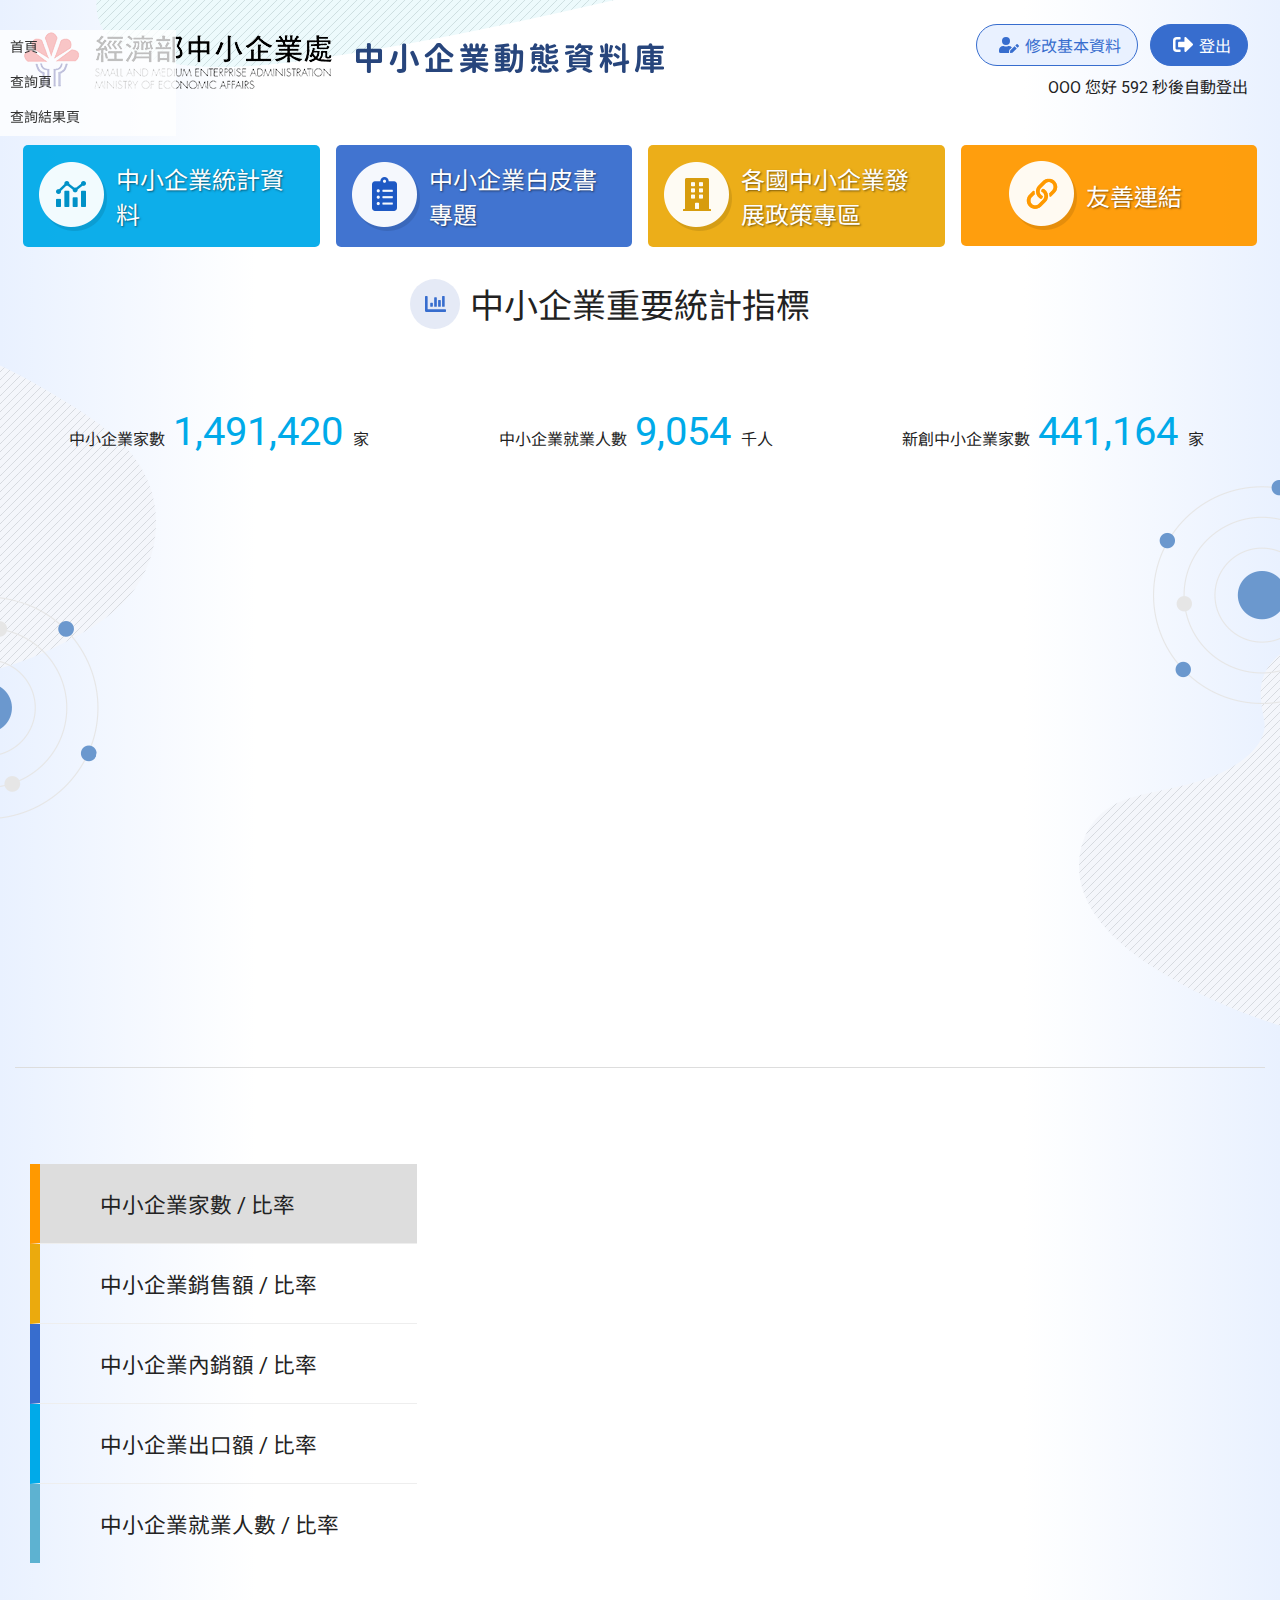
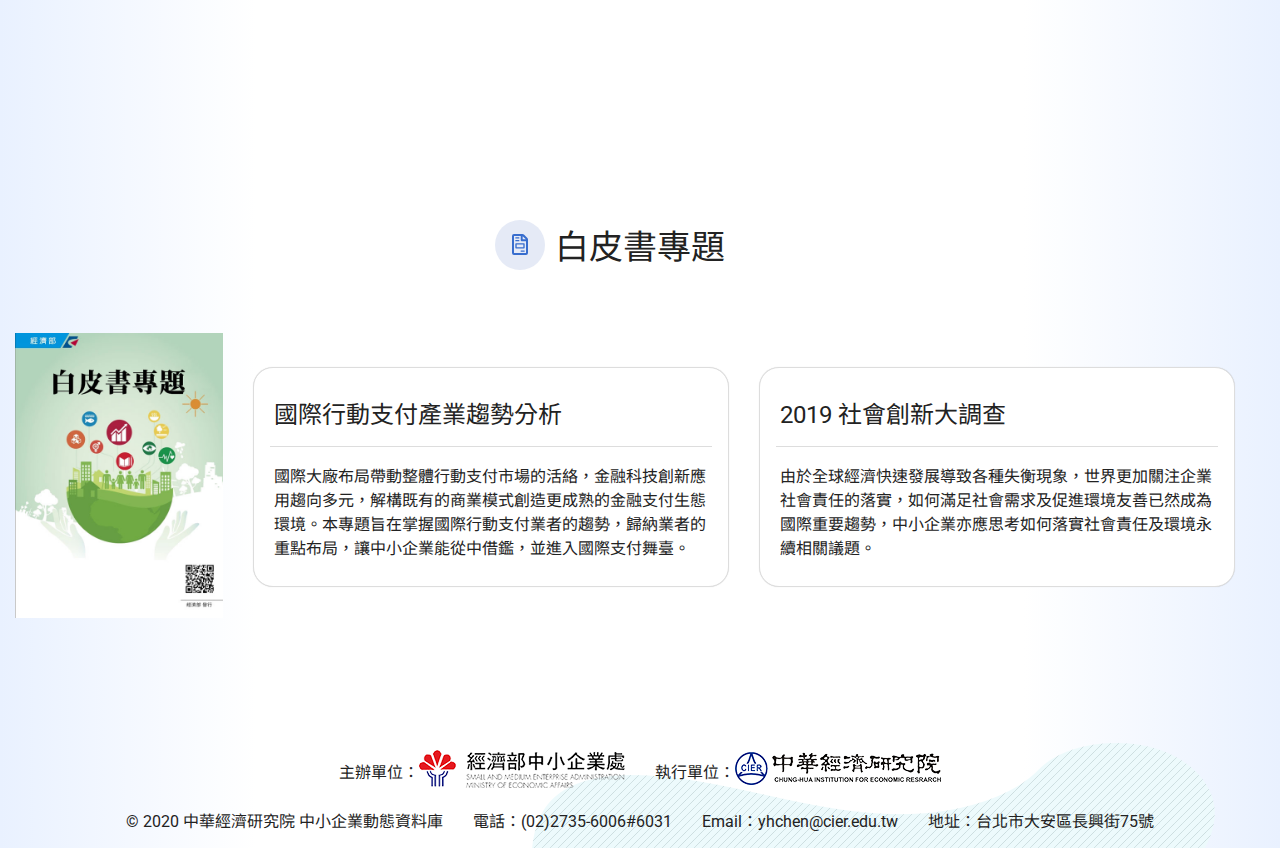
<file: index.html>
<!doctype html>
<html lang="zh-Hant-TW">

<head>
	<meta charset="utf-8">
	<meta http-equiv="x-ua-compatible" content="IE=edge, chrome=1">
	<meta name="viewport" content="width=device-width, initial-scale=1, shrink-to-fit=no">
	<title>首頁 - 中小企業動態資料庫</title>
	<link rel="stylesheet" href="layout/tw/css/_reset.css">
	<link rel="stylesheet" href="layout/tw/css/_include.css">
	<link rel="stylesheet" href="layout/tw/css/_bootstrap-grid.css">
	<link rel="stylesheet" href="layout/tw/css/index.css">
	<link rel="stylesheet" href="https://cdnjs.cloudflare.com/ajax/libs/animate.css/3.4.0/animate.css">
</head>

<body>
	<!-- header -->
	<header>
		<div class="logo">
			<h1>
				<a href="index.html" title="經濟部中小企業處中小企業動態資料庫">
					<img src="layout/tw/images/logo.png" alt="經濟部中小企業處中小企業動態資料庫">
					<img src="layout/tw/images/main-title.svg" alt="經濟部中小企業處中小企業動態資料庫">
				</a>
			</h1>
		</div>
		<div class="login">
			<div class="btn">
				<button>修改基本資料</button>
				<button>登出</button>
			</div>
			<p class="login_info">
				OOO 您好
				592 秒後自動登出
			</p>
		</div>
		<nav id="Menu">
			<div class="container">
				<ul>
					<li>
						<a href="#" title="中小企業統計資料">
							<p class="Nav01">
								<img src="layout/tw/images/icon-main-nav-01.png" alt="中小企業統計資料">
								<span>中小企業統計資料</span>
							</p>
						</a>
					</li>
					<li>
						<a href="#" title="中小企業白皮書專題">
							<p class="Nav02">
								<img src="layout/tw/images/icon-main-nav-02.png" alt="中小企業白皮書專題">
								<span>中小企業白皮書專題</span>
							</p>
						</a>
					</li>
					<li>
						<a href="#" title="各國中小企業發展政策專區">
							<p class="Nav03">
								<img src="layout/tw/images/icon-main-nav-03.png" alt="各國中小企業發展政策專區">
								<span>各國中小企業發展政策專區</span>
							</p>
						</a>
					</li>
					<li>
						<a href="#" title="友善連結">
							<p class="Nav04">
								<img src="layout/tw/images/icon-main-nav-04.png" alt="友善連結">
								<span>友善連結</span>
							</p>
						</a>
					</li>
				</ul>
			</div>
		</nav>
	</header>
	<!-- container -->
	<section class="container">
		<!-- 審核區塊 暫時隱藏 -->
		<div class="audit" hidden>
			<ul class="row col-lg-7">
				<li class="col-md-3 col-6">
					<p>
						<a href="" title="交件提醒"><img src="layout/tw/images/icon-doc01.svg" alt="交件提醒"></a>
						<span>3</span>
					</p>
					<p>交件提醒</p>
				</li>
				<li class="col-md-3 col-6">
					<p>
						<a href="" title="退件"><img src="layout/tw/images/icon-doc02.svg" alt="退件"></a>
						<span>1</span>
					</p>
					<p>退件</p>
				</li>
				<li class="col-md-3 col-6">
					<p>
						<a href="" title="審核中"><img src="layout/tw/images/icon-doc03.svg" alt="審核中"></a>
						<span>5</span>
					</p>
					<p>審核中</p>
				</li>
				<li class="col-md-3 col-6">
					<p>
						<a href="" title="已通過"><img src="layout/tw/images/icon-doc04.svg" alt="已通過"></a>
						<span>16</span>
					</p>
					<p>已通過</p>
				</li>
			</ul>
		</div>
		<!-- 重要統計指標 -->
		<div class="statistical">
			<div class="title">
				<h2><span>中小企業重要統計指標</span></h2>
			</div>
			<!-- 圓餅圖 -->
			<div class="row pieChart">
				<div class="col-md">
					<div class="title">
						<h5><span>中小企業家數</span><span class="Number">1,491,420 <span>家</span></span></h5>
					</div>
					<div id="pieChart01" class="pie"></div>
				</div>
				<div class="col-md">
					<div class="title">
						<h5><span>中小企業就業人數</span><span class="Number">9,054 <span>千人</span></span></h5>
					</div>
					<div id="pieChart02" class="pie"></div>
				</div>
				<div class="col-md">
					<div class="title">
						<h5><span>新創中小企業家數</span><span class="Number">441,164 <span>家</span></span></h5>
					</div>
					<div id="pieChart03" class="pie"></div>
				</div>
			</div>
			<!-- 長條圖 -->

			<div class="row tabs-wrapper">
				<!-- 長條圖標籤 -->
				<div id="horizontalTab" class="col-lg-4">
					<ul class="tab-nav">
						<li>
							<a href="#tab-1" class="tab-1">中小企業家數 / 比率</a>
						</li>
						<li>
							<a href="#tab-2" class="tab-2">中小企業銷售額 / 比率</a>
						</li>
						<li>
							<a href="#tab-3" class="tab-3">中小企業內銷額 / 比率</a>
						</li>
						<li>
							<a href="#tab-4" class="tab-4">中小企業出口額 / 比率</a>
						</li>
						<li>
							<a href="#tab-5" class="tab-5">中小企業就業人數 / 比率</a>
						</li>
					</ul>
				</div>
				<!-- 標籤內容 -->
				<div class="col-lg target-tabs">
					<div id="tab-1" class="tab-content">
						<div id="barGraph01" class="content-bar"></div>
					</div>
					<div id="tab-2" class="tab-content">
						<div id="barGraph02" class="content-bar"></div>
					</div>
					<div id="tab-3" class="tab-content">
						<div id="barGraph03" class="content-bar"></div>
					</div>
					<div id="tab-4" class="tab-content">
						<div id="barGraph04" class="content-bar"></div>
					</div>
					<div id="tab-5" class="tab-content">
						<div id="barGraph05" class="content-bar"></div>
					</div>
				</div>
			</div>
		</div>
		<!-- 白皮書專區 -->
		<div class="whiteBook">
			<div class="title">
				<h2><span>白皮書專題</span></h2>
			</div>
			<div class="row content">
				<div class="col-lg-2 col-md-4 col-6 img"><img src="layout/img-whitebook-01.jpg" alt=""></div>
				<div class="row col-md">
					<div class="col-lg">
						<div class="whitePaper">
							<h3><a href="#" title="國際行動支付產業趨勢分析">國際行動支付產業趨勢分析</a></h3>
							<p>國際大廠布局帶動整體行動支付市場的活絡，金融科技創新應用趨向多元，解構既有的商業模式創造更成熟的金融支付生態環境。本專題旨在掌握國際行動支付業者的趨勢，歸納業者的重點布局，讓中小企業能從中借鑑，並進入國際支付舞臺。</p>
						</div>
					</div>
					<div class="col-lg">
						<div class="whitePaper">
							<h3><a href="#" title="2019 社會創新大調查">2019 社會創新大調查</a></h3>
							<p>由於全球經濟快速發展導致各種失衡現象，世界更加關注企業社會責任的落實，如何滿足社會需求及促進環境友善已然成為國際重要趨勢，中小企業亦應思考如何落實社會責任及環境永續相關議題。</p>
						</div>
					</div>
				</div>
			</div>
		</div>
	</section>
	<!-- footer -->
	<footer>
		<div class="container">
			<div class="row unit">
				<div class="col-md-auto">
					<span>主辦單位：</span><a href="" title="經濟部中小企業處"><img src="layout/tw/images/logo-ft.png" alt="經濟部中小企業處"></a>
				</div>
				<div class="col-md-auto">
					<span>執行單位：</span><a href="" title="中華經濟研究院"><img src="layout/tw/images/logo-organizer.png" alt="中華經濟研究院"></a>
				</div>
			</div>
			<ul class="row contact">
				<li class="col-md-auto">&copy; 2020 中華經濟研究院 中小企業動態資料庫</li>
				<li class="col-md-auto">電話：(02)2735-6006#6031</li>
				<li class="col-md-auto">Email：yhchen@cier.edu.tw</li>
				<li class="col-md-auto">地址：台北市大安區長興街75號</li>
			</ul>
		</div>
	</footer>
	<script src="js/jquery-1.8.1.min.js" type="text/javascript"></script>
	<script src="js/index.js"></script>
	<script src="js/jquery.responsiveTabs.js"></script>
	<script src="https://cdn.amcharts.com/lib/4/core.js"></script>
	<script src="https://cdn.amcharts.com/lib/4/charts.js"></script>
	<script src="https://cdn.amcharts.com/lib/4/themes/kelly.js"></script>
	<script src="https://cdn.amcharts.com/lib/4/themes/animated.js"></script>
	<!-- Chart code -->
	<script src="js/bars.js"></script>
	<script src="js/pie.js"></script>

	<!-- 校稿用 -->
	<!--下列css及網頁大集合連結為測試資料,套程式時請刪除-->
	<link href="demo/style.css" rel="stylesheet" type="text/css" />
	<div class="ifun_text_menu">
		<ul>
			<li><a href="">Menu</a>
				<ul>
					<li><a href="index.html">首頁</a></li>
					<li><a href="search.html">查詢頁</a></li>
					<li><a href="search-rule.html">查詢結果頁</a></li>
				</ul>
			</li>
		</ul>
	</div>
</body>

</html>
</file>
<file: layout/tw/css/_include.css>
@import url("https://fonts.googleapis.com/css?family=Noto+Sans+TC:300,400,500,700&display=swap");
@import url("https://fonts.googleapis.com/css?family=Noto+Serif+TC:300,400,500,700&display=swap");
@import url("https://fonts.googleapis.com/css?family=Noto+Sans+SC:300,400,500,700&display=swap");
@import url("https://fonts.googleapis.com/css?family=Noto+Sans+SC:300,400,500,700&display=swap");
@import url("https://fonts.googleapis.com/css?family=Noto+Sans+JP:300,400,500,700&display=swap");
@import url("https://fonts.googleapis.com/css?family=Noto+Serif+JP:300,400,500,700&display=swap");
@import url("https://fonts.googleapis.com/css?family=Roboto:300,400,500,700&display=swap");
@import url("https://fonts.googleapis.com/css?family=Raleway:300,400,500,700&display=swap");
</file>
<file: layout/tw/css/index.css>
@charset "UTF-8";
/* Orange's web template v2.1 */
a {
  -webkit-transition: all 0.3s ease-in-out;
  -moz-transition: all 0.3s ease-in-out;
  -ms-transition: all 0.3s ease-in-out;
  -o-transition: all 0.3s ease-in-out;
  color: #222; }
  a:hover {
    color: #006f98; }
  a:active {
    color: #81a3e0; }

h5 {
  font-size: 1rem;
  color: #222; }

h4 {
  font-size: 1.25rem;
  color: #222; }

h3 {
  font-size: 1.5rem;
  color: #222; }

h2 {
  font-size: 1.75rem;
  color: #222; }

h1 {
  font-size: 2rem;
  color: #222; }

h1 {
  font-weight: 700; }

h2, h3, h4, h5 {
  font-weight: 400; }

/*全域設定, 字型, 尺寸, 背景 */
html {
  width: 100%;
  height: 100%;
  font-size: 16px; }
  html body {
    background: linear-gradient(to right, #e9f1ff, #fff 20%, #fff 80%, #e9f1ff);
    font-family: "Roboto", "Noto Sans TC", sans-serif;
    font-size: 1rem;
    color: #222;
    position: relative; }
    html body::before {
      position: absolute;
      left: 0;
      top: 22.8125rem;
      content: "";
      width: 165px;
      height: 455px;
      background: url("../images/bg-body-l.png") left top no-repeat; }
    html body::after {
      position: absolute;
      right: 0;
      top: 30rem;
      content: "";
      width: 201px;
      height: 546px;
      background: url("../images/bg-body-r.png") left top no-repeat; }

/*header */
header {
  position: relative;
  background: url("../images/bg-header.png") left top no-repeat;
  padding-top: 2rem;
  padding-bottom: 2rem; }
  header div.logo {
    text-align: center; }
    header div.logo h1 {
      text-align: center; }
      header div.logo h1 img {
        max-width: 308px;
        margin-left: 0.5rem;
        margin-right: 0.5rem; }
        header div.logo h1 img:last-of-type {
          margin-bottom: 1rem; }
    @media only screen and (min-device-width: 320px) and (max-device-width: 568px) and (orientation: portrait) {
      header div.logo h1 {
        flex-direction: column; }
        header div.logo h1 img {
          max-width: 270px; } }
    @media screen and (max-width: 991.98px) {
      header div.logo h1 {
        display: flex; } }
    @media screen and (max-width: 1199.98px) {
      header div.logo h1 {
        text-align: left;
        margin-left: 1rem; } }
    @media screen and (min-width: 1200px) {
      header div.logo h1 {
        text-align: left;
        margin-left: 1rem; } }
    @media screen and (min-width: 1281px) {
      header div.logo h1 {
        text-align: center; } }
    @media screen and (max-width: 767.98px) {
      header div.logo h1 {
        display: initial; } }
    @media screen and (max-width: 575px) {
      header div.logo h1 {
        display: flex;
        margin-left: 0rem;
        text-align: center; } }
  header div.login {
    position: absolute;
    top: 1.5rem;
    right: 2rem;
    text-align: right; }
    @media screen and (max-width: 767.98px) {
      header div.login {
        position: inherit;
        top: initial;
        right: initial;
        text-align: center; } }
    header div.login div.btn {
      margin-bottom: 0.5rem; }
      header div.login div.btn button {
        position: relative;
        border-radius: 2rem;
        padding: 0.5rem 1rem 0.5rem 3rem; }
        header div.login div.btn button:before {
          content: "";
          position: absolute;
          top: 10px;
          left: 1.35rem;
          width: 1.25rem;
          height: 1.25rem; }
        header div.login div.btn button:first-of-type {
          background: #e9f1ff;
          border: #376dce 1px solid;
          color: #376dce;
          margin-right: 0.5rem; }
          header div.login div.btn button:first-of-type:before {
            background: url("../images/icon-member.svg") left 50% no-repeat; }
        header div.login div.btn button:last-of-type {
          background: #376dce;
          border: #376dce 1px solid;
          color: #fff; }
          header div.login div.btn button:last-of-type:before {
            background: url("../images/icon-logout.svg") left 50% no-repeat; }
    header div.login p.login_info span:first-of-type {
      color: #a00; }
    header div.login p.login_info span:last-of-type {
      border-left: #222 1px solid;
      color: #f00;
      margin-left: 0.5rem;
      padding-left: 0.75rem; }
  header nav#Menu {
    margin-top: 3rem; }
    header nav#Menu ul {
      width: 100%;
      display: flex;
      flex-direction: row;
      justify-content: center; }
      header nav#Menu ul li {
        width: 100%;
        padding-left: 0.5rem;
        padding-right: 0.5rem; }
        header nav#Menu ul li:first-of-type(1) {
          padding-left: 0rem; }
        header nav#Menu ul li:last-of-type(4) {
          padding-right: 0rem; }
        header nav#Menu ul li p {
          display: flex;
          align-items: center;
          justify-content: center;
          border-radius: 0.3125rem;
          font-size: 1.5rem;
          color: #fff !important;
          line-height: initial;
          text-shadow: rgba(0, 0, 0, 0.5) 1px 1px 2px;
          padding: 1rem; }
          header nav#Menu ul li p img {
            margin-right: 0.5rem; }
        header nav#Menu ul li p.Nav01 {
          background: rgba(0, 170, 233, 0.95); }
          header nav#Menu ul li p.Nav01:hover {
            background: rgba(70, 205, 255, 0.95); }
          header nav#Menu ul li p.Nav01:active {
            background: rgba(0, 103, 141, 0.95); }
        header nav#Menu ul li p.Nav02 {
          background: rgba(55, 109, 206, 0.95); }
          header nav#Menu ul li p.Nav02:hover {
            background: rgba(129, 163, 224, 0.95); }
          header nav#Menu ul li p.Nav02:active {
            background: rgba(33, 70, 136, 0.95); }
        header nav#Menu ul li p.Nav03 {
          background: rgba(235, 170, 13, 0.95); }
          header nav#Menu ul li p.Nav03:hover {
            background: rgba(246, 201, 94, 0.95); }
          header nav#Menu ul li p.Nav03:active {
            background: rgba(148, 107, 8, 0.95); }
        header nav#Menu ul li p.Nav04 {
          justify-content: initial;
          padding-left: 3rem;
          background: rgba(255, 153, 0, 0.95); }
          header nav#Menu ul li p.Nav04:hover {
            background: rgba(255, 190, 92, 0.95); }
          header nav#Menu ul li p.Nav04:active {
            background: rgba(163, 98, 0, 0.95); }
    @media screen and (max-width: 1199.98px) {
      header nav#Menu ul li p {
        font-size: 1.2rem; }
        header nav#Menu ul li p img {
          max-width: 52px; } }
    @media screen and (max-width: 991.98px) {
      header nav#Menu ul {
        flex-wrap: wrap; }
        header nav#Menu ul li {
          width: 50%;
          margin-bottom: 1rem;
          padding-left: 1rem;
          padding-right: 1rem; }
          header nav#Menu ul li:nth-of-type(1) {
            padding-left: 1rem; }
          header nav#Menu ul li:nth-of-type(4) {
            padding-right: 1rem; }
            header nav#Menu ul li:nth-of-type(4) p {
              justify-content: center;
              padding-left: 1rem; } }
    @media screen and (max-width: 575px) {
      header nav#Menu ul li {
        width: 100%; } }

/*footer */
footer {
  color: #222;
  margin-top: 7rem; }
  footer > div {
    padding-top: 1rem;
    padding-bottom: 1rem; }
    footer > div:first-of-type {
      background: url(../images/bg-footer.png) bottom center no-repeat; }
  footer div.unit {
    justify-content: center;
    margin-left: auto;
    margin-right: auto;
    margin-bottom: 1rem; }
    footer div.unit > div {
      display: flex;
      align-items: center; }
  footer ul.contact {
    justify-content: center; }
  @media screen and (max-width: 767.98px) {
    footer div.unit > div {
      justify-content: center;
      margin-bottom: 1rem; }
    footer ul.contact {
      text-align: center; }
      footer ul.contact li {
        margin-bottom: 0.5rem; } }

/*基礎框架 1280px */
.container {
  margin-left: auto;
  margin-right: auto;
  position: relative;
  z-index: 999; }

div.title {
  text-align: center; }
  div.title h2 {
    font-size: 2.125rem; }
    div.title h2 span {
      position: relative; }
      div.title h2 span::before {
        content: "";
        position: absolute;
        left: -3.75rem;
        width: 3.125rem;
        height: 3.125rem;
        border-radius: 1.6rem; }

/*審核區塊 */
div.audit {
  border: #ddd 1px solid;
  border-radius: 0.3125rem;
  margin-bottom: 5rem;
  padding-top: 1.5rem;
  padding-bottom: 1.5rem; }
  div.audit ul {
    margin-left: auto;
    margin-right: auto; }
    div.audit ul li:nth-of-type(odd) p:first-of-type {
      background: #e5eaf6; }
    div.audit ul li:nth-of-type(even) p:first-of-type {
      background: #ddeef4; }
    div.audit ul li p {
      position: relative;
      text-align: center; }
      div.audit ul li p:first-of-type {
        max-width: 120px;
        border-radius: 1rem;
        align-self: center;
        margin-left: auto;
        margin-right: auto; }
        div.audit ul li p:first-of-type img {
          max-height: 2.9rem;
          margin-top: 2rem;
          margin-bottom: 2rem; }
      div.audit ul li p:last-of-type {
        font-size: 1.25rem;
        color: #000;
        margin-top: 0.75rem; }
      div.audit ul li p span {
        position: absolute;
        top: -1rem;
        right: -1rem;
        width: 2.3125rem;
        height: 2.3125rem;
        background: #e13a24;
        border: #fff 2px solid;
        border-radius: 2rem;
        font-family: "Oswald", sans-serif;
        font-size: 1.125rem;
        color: #fff;
        padding-top: 0.175rem; }

/*重要統計指標 */
div.statistical {
  margin-bottom: 11rem; }
  div.statistical > div.title {
    margin-bottom: 5rem; }
    div.statistical > div.title h2 span::before {
      background: url("../images/icon-ind-tit01.svg") 50% 50% no-repeat #e5eaf6;
      background-size: 1.3125rem; }
  div.statistical div.pieChart {
    /*圓餅圖 */
    border-bottom: #ddd 1px solid;
    margin-bottom: 6rem;
    padding-bottom: 6rem; }
    div.statistical div.pieChart div.title {
      margin-bottom: 1rem; }
      div.statistical div.pieChart div.title h5 span.Number {
        font-size: 2.5rem;
        color: #00aae9;
        padding-left: 0.5rem;
        padding-right: 0.5rem; }
        div.statistical div.pieChart div.title h5 span.Number span {
          font-size: 1rem;
          color: #222; }
    @media screen and (max-width: 1199.98px) {
      div.statistical div.pieChart h5 {
        display: flex;
        flex-direction: column; } }
    @media screen and (max-width: 575px) {
      div.statistical div.pieChart div.col-md {
        padding-left: 0rem;
        padding-right: 0rem; } }
    div.statistical div.pieChart div.pie {
      height: 500px; }
    @media screen and (max-width: 1199.98px) {
      div.statistical div.pieChart div.pie {
        height: 476px; }
      div.statistical div.pieChart div#pieChart02 {
        height: 446px;
        margin-top: 3rem; } }
    @media screen and (max-width: 991.98px) {
      div.statistical div.pieChart div.pie {
        height: 335px; }
      div.statistical div.pieChart div#pieChart02 {
        height: 335px;
        margin-top: 2rem; } }
    @media screen and (max-width: 767.98px) {
      div.statistical div.pieChart div.pie {
        height: 450px;
        margin-bottom: 5rem; }
      div.statistical div.pieChart div#pieChart02 {
        height: 438px;
        margin-top: 0rem; }
      div.statistical div.pieChart div#pieChart03 {
        margin-bottom: 0rem; } }
    @media screen and (max-width: 575px) {
      div.statistical div.pieChart div.pie {
        height: 378px;
        margin-top: 0rem;
        margin-bottom: 3rem; }
      div.statistical div.pieChart div#pieChart02 {
        height: 400px;
        margin-top: 0rem; } }
  div.statistical div.tabs-wrapper .r-tabs-accordion-title {
    display: none; }
  div.statistical div.tabs-wrapper .r-tabs-panel.r-tabs-state-active {
    display: block; }
  @media screen and (max-width: 991.98px) {
    div.statistical div.tabs-wrapper .r-tabs-nav {
      display: none; }
    div.statistical div.tabs-wrapper .r-tabs-accordion-title {
      display: block; } }
  div.statistical div.tabs-wrapper div#horizontalTab ul.tab-nav {
    /* tab 標籤 */
    max-width: 400px;
    padding-left: 0rem;
    padding-right: 0rem; }
    div.statistical div.tabs-wrapper div#horizontalTab ul.tab-nav li {
      width: 100%; }
      div.statistical div.tabs-wrapper div#horizontalTab ul.tab-nav li a {
        display: block;
        border-bottom: #eee 1px solid;
        border-left: 10px solid;
        font-size: 1.35rem;
        padding-top: 1.5rem;
        padding-bottom: 1.5rem;
        padding-left: 3.75rem; }
        div.statistical div.tabs-wrapper div#horizontalTab ul.tab-nav li a:hover {
          background: #ddd;
          color: #222; }
      div.statistical div.tabs-wrapper div#horizontalTab ul.tab-nav li a.tab-1 {
        border-left-color: #f90; }
      div.statistical div.tabs-wrapper div#horizontalTab ul.tab-nav li a.tab-2 {
        border-left-color: #ebaa0d; }
      div.statistical div.tabs-wrapper div#horizontalTab ul.tab-nav li a.tab-3 {
        border-left-color: #376dce; }
      div.statistical div.tabs-wrapper div#horizontalTab ul.tab-nav li a.tab-4 {
        border-left-color: #00aae9; }
      div.statistical div.tabs-wrapper div#horizontalTab ul.tab-nav li a.tab-5 {
        border-left-color: #5db2d1; }
      div.statistical div.tabs-wrapper div#horizontalTab ul.tab-nav li:last-of-type a {
        border-bottom: none; }
    div.statistical div.tabs-wrapper div#horizontalTab ul.tab-nav li.active a {
      background: #ddd; }
  @media screen and (max-width: 1199.98px) {
    div.statistical div.tabs-wrapper div#horizontalTab ul.tab-nav li a {
      padding-left: 1.75rem; } }
  div.statistical div.tabs-wrapper div.target-tabs {
    /* tab 內容 */
    overflow: hidden;
    padding-left: 0rem;
    padding-right: 0rem; }
    div.statistical div.tabs-wrapper div.target-tabs div.r-tabs-accordion-title {
      border-bottom: 1px solid #eee;
      font-size: 1.35rem;
      text-align: center;
      padding-top: 1.5rem;
      padding-bottom: 1.5rem;
      position: relative; }
      div.statistical div.tabs-wrapper div.target-tabs div.r-tabs-accordion-title::after {
        content: "";
        position: absolute;
        top: 40%;
        right: 2rem;
        width: 20px;
        height: 20px;
        background: url("../images/caret-up-solid.svg") 50% 50% no-repeat; }
    div.statistical div.tabs-wrapper div.target-tabs div.r-tabs-accordion-title.r-tabs-state-active::after {
      -webkit-transform: rotate(180deg);
      -moz-transform: rotate(180deg);
      transform: rotate(180deg); }
    div.statistical div.tabs-wrapper div.target-tabs div.tab-content {
      display: none; }
    div.statistical div.tabs-wrapper div.target-tabs div.tab-content.active {
      display: block; }
  div.statistical div.tabs-wrapper div.content-bar {
    height: 480px; }
  @media screen and (max-width: 1199.98px) {
    div.statistical div.tabs-wrapper ul.tab-nav {
      max-width: 280px; }
      div.statistical div.tabs-wrapper ul.tab-nav li a {
        font-size: 1.25rem;
        padding-left: 1.5rem; } }
  @media screen and (max-width: 767.98px) {
    div.statistical div.tabs-wrapper select.tab-nav {
      display: block;
      width: 100%;
      background: #eee;
      border: none;
      border-bottom: #ddd 1px solid;
      font-size: 1.25rem;
      padding-top: 1.5rem;
      padding-bottom: 1.5rem;
      padding-left: 1rem;
      padding-right: 1rem; }
    div.statistical div.tabs-wrapper ul.tab-nav {
      display: none; }
    div.statistical div.tabs-wrapper div.content-bar {
      height: 300px; } }
  @media only screen and (min-device-width: 320px) and (max-device-width: 568px) and (orientation: portrait) {
    div.statistical div.tabs-wrapper div.target-tabs div.r-tabs-accordion-title {
      text-align: left; }
      div.statistical div.tabs-wrapper div.target-tabs div.r-tabs-accordion-title::after {
        right: 1rem; } }
  @media screen and (max-width: 575px) {
    div.statistical div.tabs-wrapper div.target-tabs div.r-tabs-accordion-title {
      text-align: center; }
      div.statistical div.tabs-wrapper div.target-tabs div.r-tabs-accordion-title::after {
        right: 0rem; }
    div.statistical div.tabs-wrapper div.content-bar {
      position: relative; }
      div.statistical div.tabs-wrapper div.content-bar tspan {
        font-size: 0.75rem; } }

@media screen and (max-width: 575px) {
  div.statistical {
    margin-bottom: 5rem; }
    div.statistical div.title {
      margin-top: 2rem;
      margin-bottom: 2rem;
      margin-bottom: 0rem; }
      div.statistical div.title h2 span {
        padding-left: 3rem; }
        div.statistical div.title h2 span::before {
          left: -0.75rem; }
    div.statistical div.pieChart {
      margin-bottom: 2.5rem;
      padding-bottom: 2.5rem; } }
/*白皮書專區 */
div.whiteBook div.title {
  width: 100%;
  margin-bottom: 4rem; }
  div.whiteBook div.title h2 span::before {
    background: url("../images/icon-ind-tit02.svg") 50% 50% no-repeat #e5eaf6;
    background-size: 1rem; }
div.whiteBook div.content {
  align-items: center; }
  div.whiteBook div.content div.img {
    padding-left: 0rem;
    padding-right: 0rem; }
  div.whiteBook div.content div.whitePaper {
    background: #fff;
    border: #ddd 1px solid;
    box-shadow: rgba(0, 0, 0, 0.15) 0 0 1px;
    border-radius: 1.25rem;
    padding-left: 1rem;
    padding-right: 1rem;
    padding-top: 1.6875rem;
    padding-bottom: 1.6875rem; }
    div.whiteBook div.content div.whitePaper h3 {
      border-bottom: #ddd 1px solid;
      margin-bottom: 1rem;
      padding-bottom: 1rem;
      padding-left: 0.25rem;
      padding-right: 0.25rem; }
    div.whiteBook div.content div.whitePaper p {
      padding-left: 0.25rem;
      padding-right: 0.25rem;
      overflow: hidden;
      display: -webkit-box;
      -webkit-box-orient: vertical;
      -webkit-line-clamp: 4; }
@media screen and (max-width: 991.98px) {
  div.whiteBook div.content {
    align-items: start; }
    div.whiteBook div.content div.whitePaper {
      margin-bottom: 1rem; }
      div.whiteBook div.content div.whitePaper p {
        overflow: hidden;
        display: -webkit-box;
        -webkit-box-orient: vertical;
        -webkit-line-clamp: 2; } }
@media screen and (max-width: 767.98px) {
  div.whiteBook div.content {
    justify-content: center; }
    div.whiteBook div.content div.img {
      text-align: center;
      margin-bottom: 1rem; }
    div.whiteBook div.content div.whitePaper {
      margin-bottom: 1rem; } }
@media screen and (max-width: 575px) {
  div.whiteBook div.content div {
    padding-left: 0rem;
    padding-right: 0rem; }
  div.whiteBook div.content div.whitePaper p {
    overflow: hidden;
    display: -webkit-box;
    -webkit-box-orient: vertical;
    -webkit-line-clamp: 3; } }

.r-tabs .r-tabs-nav .r-tabs-state-active .r-tabs-anchor,
.r-tabs .r-tabs-accordion-title.r-tabs-state-active .r-tabs-anchor {
  background: #ddd; }
</file>
<file: demo/style.css>
/*----------------------------------------------------------------------*/
/*測試用menu*/
.ifun_text_menu { position:fixed; top:0; left:0; z-index:10004; }
.ifun_text_menu a { display:block; text-decoration:none; }
.ifun_text_menu > ul > li > a { text-indent:-10000px; width:30px; height:30px; }
.ifun_text_menu > ul ul { display:none; position:absolute; top:30px; left:0; width:176px; }
.ifun_text_menu > ul > li:hover > ul { display:block; }
.ifun_text_menu > ul ul li { background-color:rgba(255,255,255,0.75); }
.ifun_text_menu > ul ul a { padding:5px 10px; line-height:180%; font-size:0.875rem; color:#333; }
</file>
